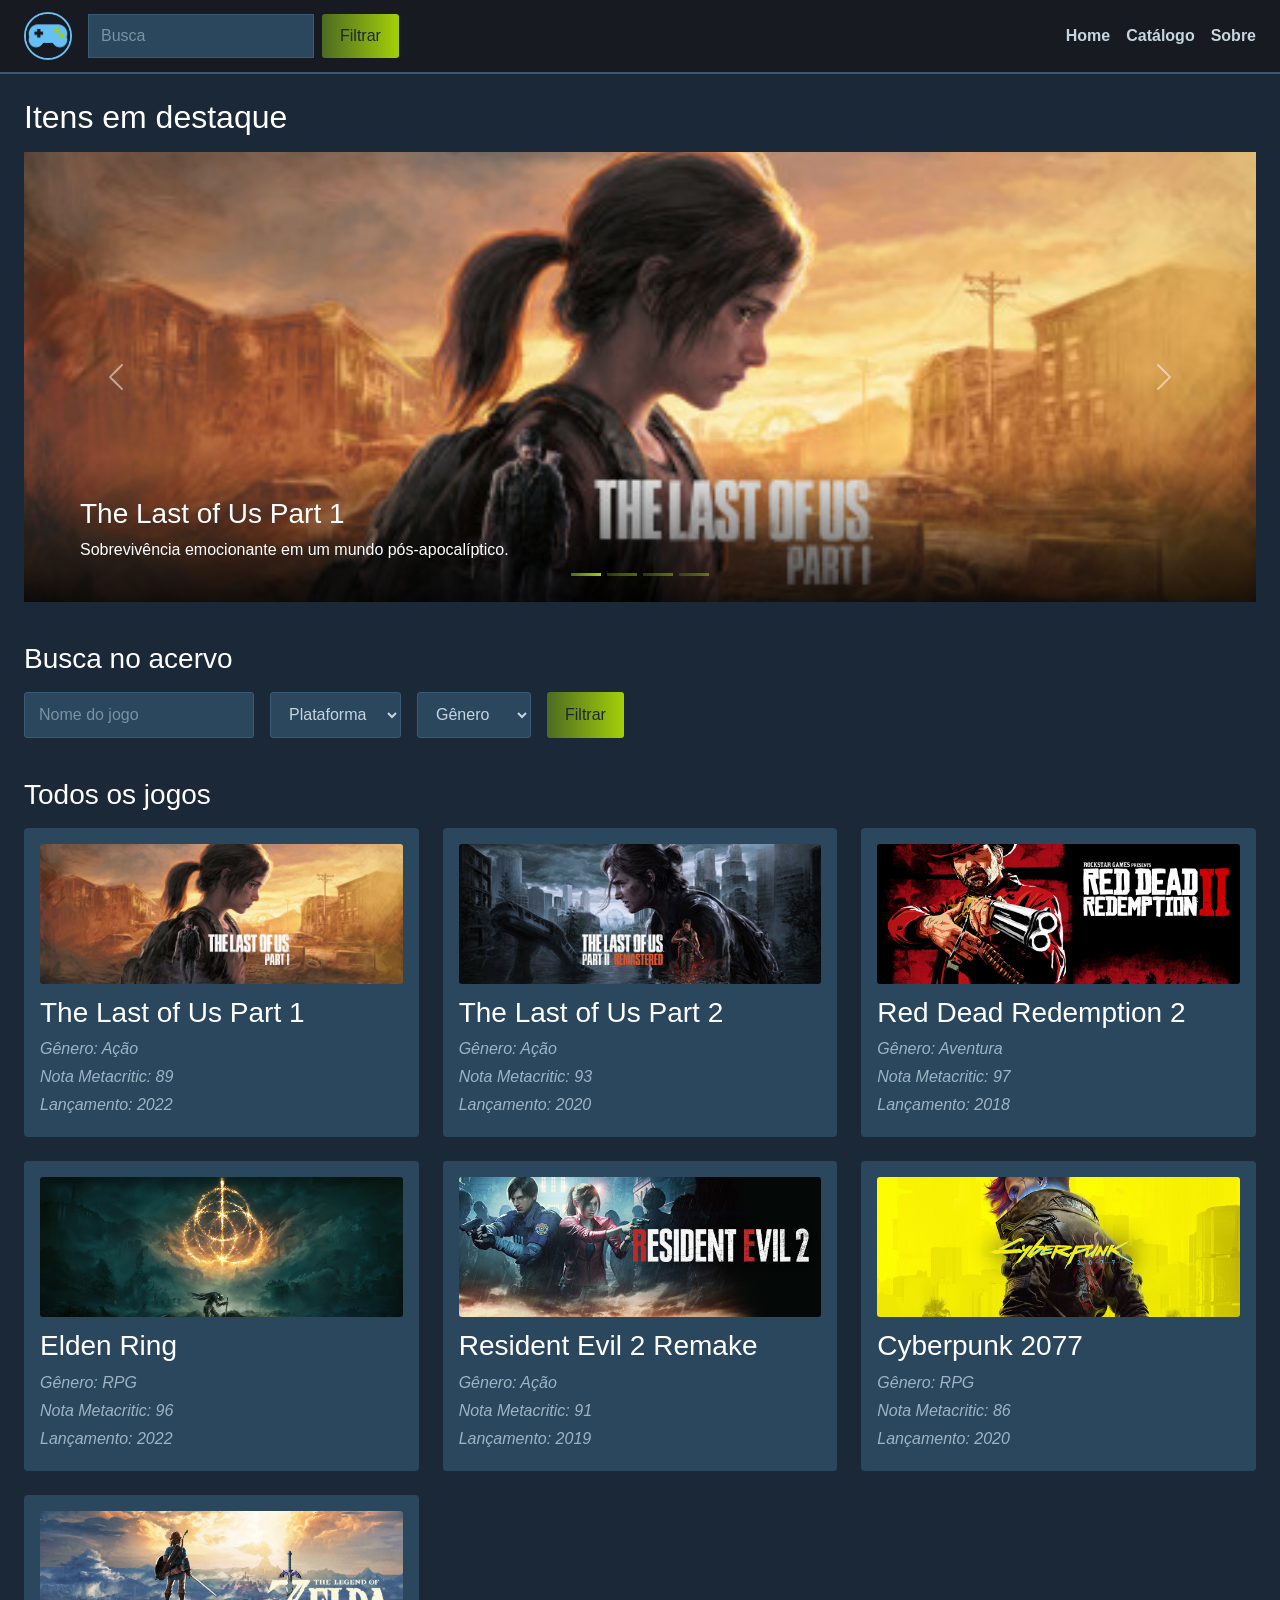
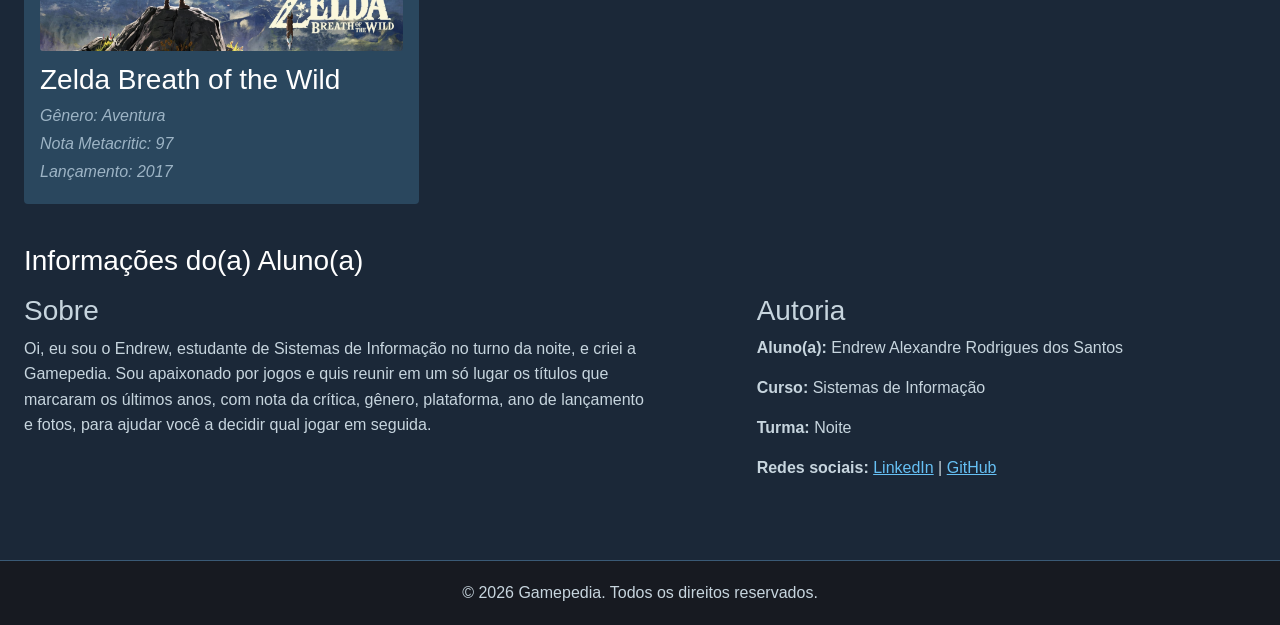
<file: index.html>
<!DOCTYPE html>
<html lang="pt-br">
<head>
    <meta charset="UTF-8">
    <meta name="viewport" content="width=device-width, initial-scale=1.0">
    <title>Gamepedia - Enciclopédia de Jogos</title>
    <link href="https://cdn.jsdelivr.net/npm/bootstrap@5.3.3/dist/css/bootstrap.min.css" rel="stylesheet">
    <link rel="stylesheet" href="assets/css/styles.css">
</head>
<body>

   <header class="header d-flex flex-column flex-md-row justify-content-md-between align-items-stretch align-items-md-center gap-3 gap-md-0">
      <div class="header_brand d-flex flex-column flex-md-row align-items-stretch align-items-md-center gap-3">
         <a href="index.html" class="align-self-start align-self-md-auto"><img src="assets/img/logo.png" class="header_logo" alt="Logo da Gamepedia"></a>
         <form class="header_busca d-flex gap-2" id="form-busca">
             <input type="text" class="flex-fill" placeholder="Busca" id="busca">
             <button type="submit">Filtrar</button>
         </form>
      </div>
      <nav class="header_menu">
         <ul class="list-unstyled mb-0 d-flex justify-content-between justify-content-md-start gap-2 gap-md-3">
            <li><a href="#destaque">Home</a></li>
            <li><a href="#catalogo">Catálogo</a></li>
            <li><a href="#sobre">Sobre</a></li>
         </ul>
      </nav>
   </header>

   <main class="main">

    <section class="destaque" id="destaque">
        <h1>Itens em destaque</h1>
        <div id="slider" class="carousel slide" data-bs-ride="carousel">
            <div class="carousel-indicators" id="slider-botoes"></div>
            <div class="carousel-inner" id="slider-itens"></div>
            <button class="carousel-control-prev" type="button" data-bs-target="#slider" data-bs-slide="prev"><span class="carousel-control-prev-icon"></span></button>
            <button class="carousel-control-next" type="button" data-bs-target="#slider" data-bs-slide="next"><span class="carousel-control-next-icon"></span></button>
        </div>
    </section>

    <section class="busca-acervo">
        <h2>Busca no acervo</h2>
        <form class="form_busca d-flex flex-column flex-md-row flex-md-wrap gap-3" id="form-acervo">
            <input type="text" placeholder="Nome do jogo" id="nome">
            <select id="plataforma">
                <option value="">Plataforma</option>
                <option>PC</option>
                <option>PlayStation</option>
                <option>Xbox</option>
                <option>Nintendo</option>
            </select>
            <select id="genero">
                <option value="">Gênero</option>
                <option>Ação</option>
                <option>Aventura</option>
                <option>RPG</option>
            </select>
            <button type="submit">Filtrar</button>
        </form>
    </section>

    <section class="catalogo" id="catalogo">
        <h2>Todos os jogos</h2>
        <div class="row g-4" id="lista-jogos"></div>
    </section>

    <section class="sobre" id="sobre">
        <h2>Informações do(a) Aluno(a)</h2>
        <div class="row g-4">
            <div class="col-12 col-md-7">
                <h3>Sobre</h3>
                <p class="sobre_texto">
                    Oi, eu sou o Endrew, estudante de Sistemas de Informação no turno da noite, e criei a Gamepedia. Sou apaixonado por jogos e quis reunir em um só lugar os títulos que
                    marcaram os últimos anos, com nota da crítica, gênero, plataforma, ano de lançamento e fotos,
                    para ajudar você a decidir qual jogar em seguida.
                </p>
            </div>
            <div class="col-12 col-md-5">
                <h3>Autoria</h3>
                <p><strong>Aluno(a):</strong> Endrew Alexandre Rodrigues dos Santos</p>
                <p><strong>Curso:</strong> Sistemas de Informação</p>
                <p><strong>Turma:</strong> Noite</p>
                <p><strong>Redes sociais:</strong>
                    <a href="https://www.linkedin.com/in/endrew-alexandre-215148205" target="_blank">LinkedIn</a> |
                    <a href="https://github.com/sayo444" target="_blank">GitHub</a></p>
            </div>
        </div>
    </section>

   </main>

   <footer class="footer text-center">
    <p class="mb-0">© 2026 Gamepedia. Todos os direitos reservados.</p>
   </footer>

   <script src="https://cdn.jsdelivr.net/npm/bootstrap@5.3.3/dist/js/bootstrap.bundle.min.js"></script>
   <script src="assets/js/app.js"></script>
</body>
</html>
</file>
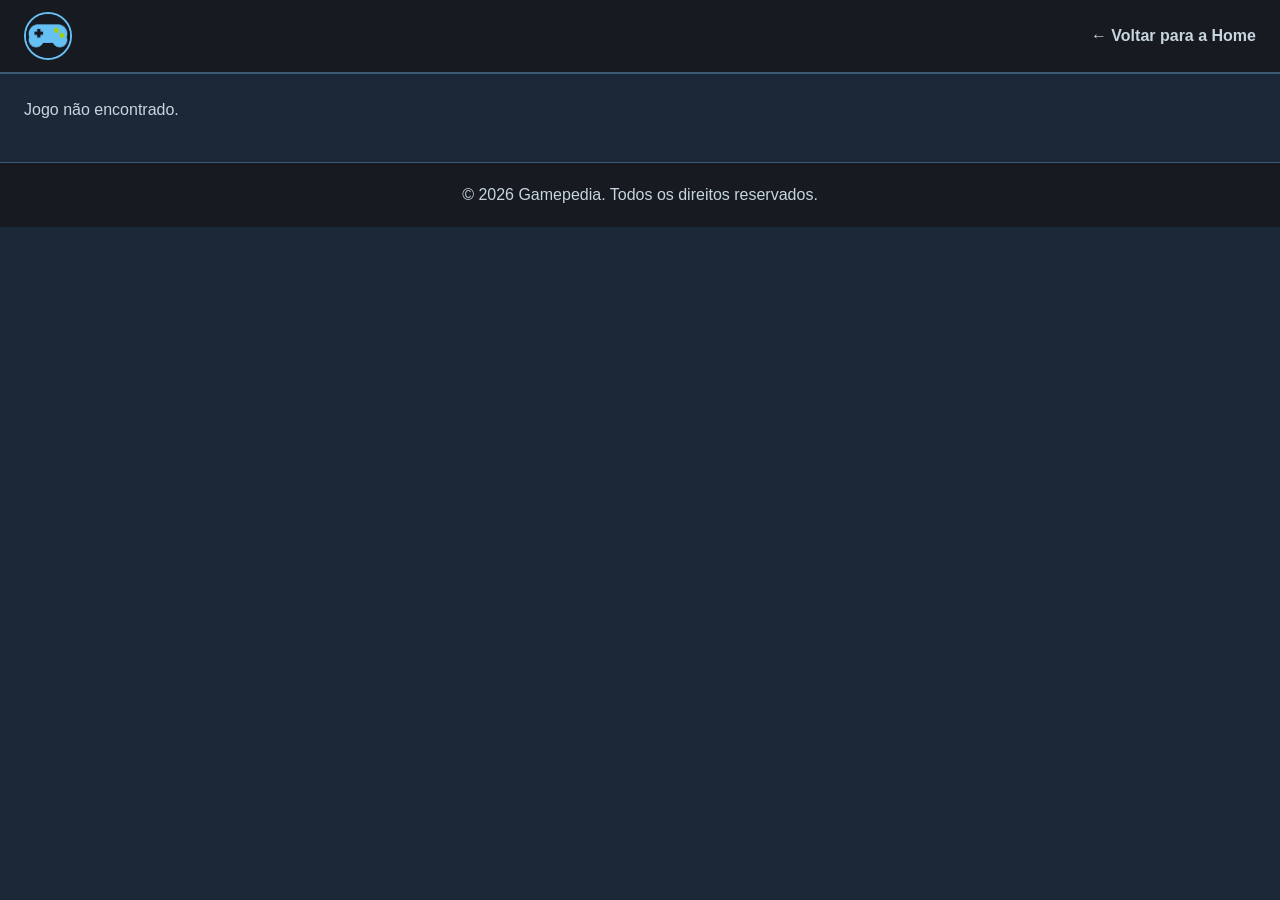
<file: detalhe.html>
<!DOCTYPE html>
<html lang="pt-br">
<head>
    <meta charset="UTF-8">
    <meta name="viewport" content="width=device-width, initial-scale=1.0">
    <title>Detalhes - Gamepedia</title>
    <link href="https://cdn.jsdelivr.net/npm/bootstrap@5.3.3/dist/css/bootstrap.min.css" rel="stylesheet">
    <link rel="stylesheet" href="assets/css/styles.css">
</head>
<body>

   <header class="header d-flex justify-content-between align-items-center">
      <a href="index.html"><img src="assets/img/logo.png" class="header_logo" alt="Logo da Gamepedia"></a>
      <nav class="header_menu"><a href="index.html">← Voltar para a Home</a></nav>
   </header>

   <main class="main" id="detalhe"></main>

   <footer class="footer text-center">
    <p class="mb-0">© 2026 Gamepedia. Todos os direitos reservados.</p>
   </footer>

   <script src="assets/js/app.js"></script>
</body>
</html>
</file>
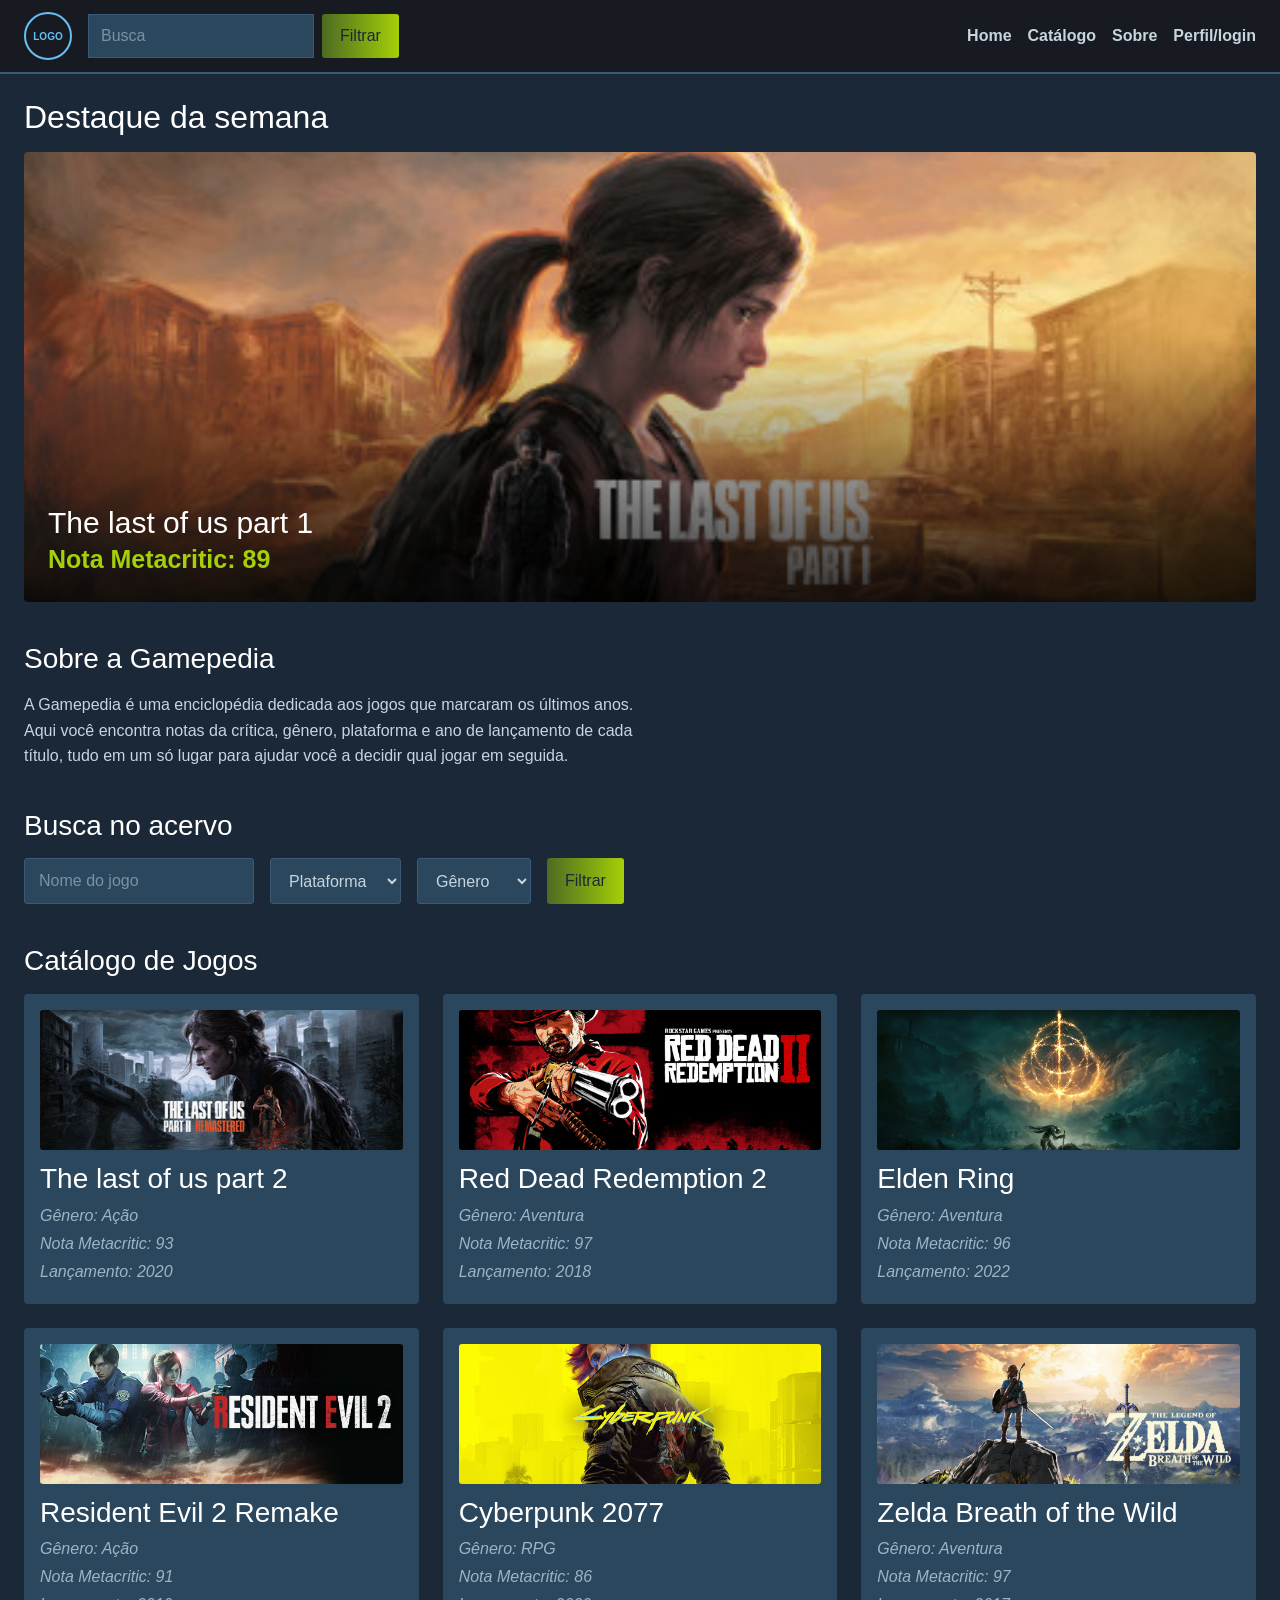
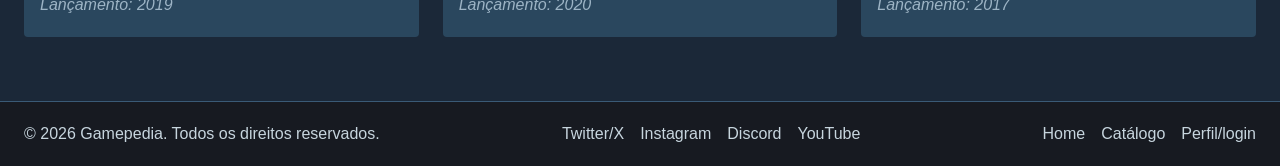
<file: index (1).html>
<!DOCTYPE html>
<html lang="pt-br">
<head>
    <meta charset="UTF-8">
    <meta name="viewport" content="width=device-width, initial-scale=1.0">
    <title>Gamepedia - Enciclopédia de Jogos</title>
    <link href="https://cdn.jsdelivr.net/npm/bootstrap@5.3.3/dist/css/bootstrap.min.css" rel="stylesheet">
    <link rel="stylesheet" href="styles.css">
</head>
<body>

   <header class="header d-flex flex-column flex-md-row justify-content-md-between align-items-stretch align-items-md-center gap-3 gap-md-0">
      <div class="header_brand d-flex flex-column flex-md-row align-items-stretch align-items-md-center gap-3">
         <div class="header_logo d-flex justify-content-center align-items-center align-self-start align-self-md-auto">LOGO</div>
         <form class="header_busca d-flex gap-2" action="#" method="get">
             <input type="text" class="flex-fill" placeholder="Busca" name="busca-rapida">
             <button type="submit">Filtrar</button>
         </form>
      </div>

      <nav class="header_menu">
         <ul class="list-unstyled mb-0 d-flex justify-content-between justify-content-md-start gap-2 gap-md-3">
            <li><a href="#destaque">Home</a></li>
            <li><a href="#catalogo">Catálogo</a></li>
            <li><a href="#sobre">Sobre</a></li>
            <li><a href="#perfil">Perfil/login</a></li>
         </ul>
       </nav>
   </header>

   <main class="main">

    <section class="destaque" id="destaque">
        <h1>Destaque da semana</h1>
        <article class="destaque_card">
            <div class="destaque_info d-flex flex-column align-items-start">
                <h2 class="destaque_titulo">The last of us part 1</h2>
                <p class="destaque_nota">Nota Metacritic: 89</p>
            </div>
            <img src="imagens/the last of us part 1.jpg" alt="Capa do jogo The last of us part 1">
        </article>
    </section>

    <section class="sobre" id="sobre">
        <h2>Sobre a Gamepedia</h2>
        <p class="sobre_texto">
            A Gamepedia é uma enciclopédia dedicada aos jogos que marcaram os últimos anos.
            Aqui você encontra notas da crítica, gênero, plataforma e ano de lançamento de cada título,
            tudo em um só lugar para ajudar você a decidir qual jogar em seguida.
        </p>
    </section>

    <section class="busca-acervo">
        <h2>Busca no acervo</h2>
        <form class="form_busca d-flex flex-column flex-md-row flex-md-wrap gap-3" action="#" method="get">
            <input type="text" placeholder="Nome do jogo" name="nome-jogo">

            <select name="plataforma">
                <option value="">Plataforma</option>
                <option value="pc">PC</option>
                <option value="playstation">PlayStation</option>
                <option value="xbox">Xbox</option>
                <option value="nintendo">Nintendo</option>
            </select>

            <select name="genero">
                <option value="">Gênero</option>
                <option value="acao">Ação</option>
                <option value="aventura">Aventura</option>
                <option value="rpg">RPG</option>
            </select>

            <button type="submit">Filtrar</button>
        </form>
    </section>

    <section class="catalogo" id="catalogo">
        <h2>Catálogo de Jogos</h2>

        <!-- 3 colunas (desktop), 2 (tablet), 1 (mobile) -->
        <div class="row g-4">

            <div class="col-12 col-md-6 col-lg-4">
                <article class="catalogo_card h-100">
                    <img src="imagens/the last of us part 2.jpg" alt="Capa do jogo The last of us part 2">
                    <h3>The last of us part 2</h3>
                    <p>Gênero: Ação</p>
                    <p>Nota Metacritic: 93</p>
                    <p>Lançamento: 2020</p>
                </article>
            </div>

            <div class="col-12 col-md-6 col-lg-4">
                <article class="catalogo_card h-100">
                    <img src="imagens/red dead redemption 2.jpg" alt="Capa do jogo Red Dead Redemption 2">
                    <h3>Red Dead Redemption 2</h3>
                    <p>Gênero: Aventura</p>
                    <p>Nota Metacritic: 97</p>
                    <p>Lançamento: 2018</p>
                </article>
            </div>

            <div class="col-12 col-md-6 col-lg-4">
                <article class="catalogo_card h-100">
                    <img src="imagens/elden ring.jpg" alt="Capa do jogo Elden Ring">
                    <h3>Elden Ring</h3>
                    <p>Gênero: Aventura</p>
                    <p>Nota Metacritic: 96</p>
                    <p>Lançamento: 2022</p>
                </article>
            </div>

            <div class="col-12 col-md-6 col-lg-4">
                <article class="catalogo_card h-100">
                    <img src="imagens/resident evil 2 remake.jpg" alt="Capa do jogo Resident Evil 2 Remake">
                    <h3>Resident Evil 2 Remake</h3>
                    <p>Gênero: Ação</p>
                    <p>Nota Metacritic: 91</p>
                    <p>Lançamento: 2019</p>
                </article>
            </div>

            <div class="col-12 col-md-6 col-lg-4">
                <article class="catalogo_card h-100">
                    <img src="imagens/cyberpunk 2077.jpg" alt="Capa do jogo Cyberpunk 2077">
                    <h3>Cyberpunk 2077</h3>
                    <p>Gênero: RPG</p>
                    <p>Nota Metacritic: 86</p>
                    <p>Lançamento: 2020</p>
                </article>
            </div>

            <div class="col-12 col-md-6 col-lg-4">
                <article class="catalogo_card h-100">
                    <img src="imagens/zelda breath of the wild.jpg" alt="Capa do jogo Zelda Breath of the Wild">
                    <h3>Zelda Breath of the Wild</h3>
                    <p>Gênero: Aventura</p>
                    <p>Nota Metacritic: 97</p>
                    <p>Lançamento: 2017</p>
                </article>
            </div>

        </div>
    </section>

   </main>

   <footer class="footer d-flex flex-column flex-md-row flex-md-wrap justify-content-md-between align-items-center text-center text-md-start gap-3" id="rodape">
    <p class="mb-0">© 2026 Gamepedia. Todos os direitos reservados.</p>

    <ul class="footer_social list-unstyled mb-0 d-flex justify-content-center gap-3">
        <li><a href="#" aria-label="Gamepedia no Twitter/X">Twitter/X</a></li>
        <li><a href="#" aria-label="Gamepedia no Instagram">Instagram</a></li>
        <li><a href="#" aria-label="Gamepedia no Discord">Discord</a></li>
        <li><a href="#" aria-label="Gamepedia no YouTube">YouTube</a></li>
    </ul>

    <nav class="footer_menu">
        <ul class="list-unstyled mb-0 d-flex justify-content-center gap-3">
            <li><a href="#destaque">Home</a></li>
            <li><a href="#catalogo">Catálogo</a></li>
            <li><a href="#perfil">Perfil/login</a></li>
        </ul>
    </nav>
   </footer>

   <script src="https://cdn.jsdelivr.net/npm/bootstrap@5.3.3/dist/js/bootstrap.bundle.min.js"></script>
</body>
</html>
</file>
<file: assets/css/styles.css>
*{
    box-sizing: border-box;
    margin: 0;
    padding: 0;
    font-family: "Segoe ui", Arial,sans-serif;
}

body {
    color: #c7d5de;
    background-color: #1b2838;
}

/* Header */

.header {
    padding: 12px 24px;
    border-bottom: 2px solid #3a5a76;

    position: sticky;
    top: 0;
    background-color: #171a21;
    z-index: 10;
}

.header_logo{
    width: 48px;
    height: 48px;
    border: 2px solid #66c0f4;
    border-radius: 50%;

    font-size: 10px;
    font-weight: bold;
    color: #66c0f4;
}

.header_busca input{
    padding: 8px 12px;
    border: 1px solid #3a5a76;
    background-color: #2a475e;
    color: #c7d5de;
}

.header_busca input::placeholder{
    color: #7a92a3;
}

.header_menu a{
    text-decoration: none;
    color: #c7d5de;
    font-weight: bold;
    transition: color 0.15s ease;
}

.header_menu a:hover{
    color: #66c0f4;
}

/* Botões */

button{
    padding: 10px 18px;
    border: none;
    border-radius: 3px;
    background: linear-gradient(to right, #4c6b22, #a4d007);
    color: #1b2838;
    cursor: pointer;
    transition: filter 0.15s ease;
}

button:hover{
    filter: brightness(1.1);
}

/* Main / section */

.main{
    padding: 24px;
}

.main > .section h2{
    font-size: 28px;
    margin-bottom: 16px;
    color: #ffffff;
}

section{
    margin-bottom: 40px;
}

section h2{
    font-size: 28px;
    margin-bottom: 16px;
    color: #ffffff;
}

/* Destaque da semana */

.destaque h1{
    font-size: 32px;
    margin-bottom: 16px;
    color: #ffffff;
}

.destaque_card{
    position: relative;
    overflow: hidden;
    border-radius: 4px;
}

.destaque_titulo{
    font-size: 30px;
    margin: 0;
    padding: 0;
}

.destaque_nota{
    font-size: 25px;
    margin: 0;
    padding: 0;
    color: #a4d007;
    font-weight: bold;
}

/* Imagem responsiva */

.destaque_card img{
    display: block;
    width: 100%;
    height: auto;
    max-height: 450px;
    object-fit: cover;
    object-position: center 25%;
}

.destaque_card::after{
    content: "";
    position: absolute;
    inset: 0;
    background: linear-gradient(to top, rgba(0,0,0,0.8), rgba(0,0,0,0) 60%);
    z-index: 1;
}

.destaque_info{
    position: absolute;
    bottom: 24px;
    left: 24px;
    z-index: 2;
    color: #ffffff;
}

/* Sobre / texto introdutório */

.sobre_texto{
    max-width: 70ch;
    line-height: 1.6;
    color: #c7d5de;
}

/* buscar no acervo */

.form_busca input,
.form_busca select{
    padding: 10px 14px;
    border: 1px solid #3a5a76;
    background-color: #2a475e;
    color: #c7d5de;
    border-radius: 3px;
}

.form_busca input::placeholder{
    color: #7a92a3;
}

/* Catalogo de jogos */

.catalogo_card{
    background-color: #2a475e;
    padding: 16px;
    border-radius: 4px;
    transition: background-color 0.15s ease;
}

.catalogo_card img{
    width: 100%;
    height: 140px;
    object-fit: cover;
    border-radius: 3px;
    margin-bottom: 12px;
}

.catalogo_card h3{
    margin-bottom: 8px;
    color:#ffffff;
}

.catalogo_card p{
    margin-bottom: 4px;
    color: #9db4c5;
    font-style: italic;
}

.catalogo .catalogo_card:hover{
    background-color: #3a5a76;
}

/* footer */

.footer{
    padding: 20px 24px;
    border-top: 1px solid #3a5a76;
    background-color: #171a21;
}

.footer_social a{
    text-decoration: none;
    color: #c7d5de;
}

.footer_social a:hover{
    color: #66c0f4;
}

.footer_menu a{
    text-decoration: none;
    color: #c7d5de;
}

.footer_menu a:hover{
    color: #66c0f4;
}

/* ===== NOVO: slider, links e detalhes ===== */

#slider img{
    height: 450px;
    object-fit: cover;
    object-position: center 25%;
}

#slider .carousel-caption{
    left: 0;
    right: 0;
    bottom: 0;
    padding: 40px 56px 24px;
    text-align: left;
    background: linear-gradient(to top, rgba(0,0,0,0.8), rgba(0,0,0,0));
}

.catalogo_card a{
    color: #ffffff;
    text-decoration: none;
}

.sobre a{
    color: #66c0f4;
}

.foto{
    width: 100%;
    aspect-ratio: 16 / 9;
    object-fit: cover;
    border-radius: 4px;
}

#detalhe h1, #detalhe h2{
    color: #ffffff;
    margin-bottom: 16px;
}

/* Celular */
@media (max-width: 768px){
    #slider img{ height: 250px; }
    #slider .carousel-caption{ padding: 20px 16px 30px; }
    #slider .carousel-caption p{ display: none; }
}
</file>
<file: styles.css>
*{
    box-sizing: border-box;
    margin: 0;
    padding: 0;
    font-family: "Segoe ui", Arial,sans-serif;
}

body {
    color: #c7d5de;
    background-color: #1b2838;
}

/* Header */

.header {
    padding: 12px 24px;
    border-bottom: 2px solid #3a5a76;

    position: sticky;
    top: 0;
    background-color: #171a21;
    z-index: 10;
}

.header_logo{
    width: 48px;
    height: 48px;
    border: 2px solid #66c0f4;
    border-radius: 50%;

    font-size: 10px;
    font-weight: bold;
    color: #66c0f4;
}

.header_busca input{
    padding: 8px 12px;
    border: 1px solid #3a5a76;
    background-color: #2a475e;
    color: #c7d5de;
}

.header_busca input::placeholder{
    color: #7a92a3;
}

.header_menu a{
    text-decoration: none;
    color: #c7d5de;
    font-weight: bold;
    transition: color 0.15s ease;
}

.header_menu a:hover{
    color: #66c0f4;
}

/* Botões */

button{
    padding: 10px 18px;
    border: none;
    border-radius: 3px;
    background: linear-gradient(to right, #4c6b22, #a4d007);
    color: #1b2838;
    cursor: pointer;
    transition: filter 0.15s ease;
}

button:hover{
    filter: brightness(1.1);
}

/* Main / section */

.main{
    padding: 24px;
}

.main > .section h2{
    font-size: 28px;
    margin-bottom: 16px;
    color: #ffffff;
}

section{
    margin-bottom: 40px;
}

section h2{
    font-size: 28px;
    margin-bottom: 16px;
    color: #ffffff;
}

/* Destaque da semana */

.destaque h1{
    font-size: 32px;
    margin-bottom: 16px;
    color: #ffffff;
}

.destaque_card{
    position: relative;
    overflow: hidden;
    border-radius: 4px;
}

.destaque_titulo{
    font-size: 30px;
    margin: 0;
    padding: 0;
}

.destaque_nota{
    font-size: 25px;
    margin: 0;
    padding: 0;
    color: #a4d007;
    font-weight: bold;
}

/* Imagem responsiva: acompanha a largura da tela mantendo a proporção.
   No desktop, max-height limita a altura e o cover recorta só o excesso. */
.destaque_card img{
    display: block;
    width: 100%;
    height: auto;
    max-height: 450px;
    object-fit: cover;
    object-position: center 25%;
}

.destaque_card::after{
    content: "";
    position: absolute;
    inset: 0;
    background: linear-gradient(to top, rgba(0,0,0,0.8), rgba(0,0,0,0) 60%);
    z-index: 1;
}

.destaque_info{
    position: absolute;
    bottom: 24px;
    left: 24px;
    z-index: 2;
    color: #ffffff;
}

/* Sobre / texto introdutório */

.sobre_texto{
    max-width: 70ch;
    line-height: 1.6;
    color: #c7d5de;
}

/* buscar no acervo */

.form_busca input,
.form_busca select{
    padding: 10px 14px;
    border: 1px solid #3a5a76;
    background-color: #2a475e;
    color: #c7d5de;
    border-radius: 3px;
}

.form_busca input::placeholder{
    color: #7a92a3;
}

/* Catalogo de jogos */

.catalogo_card{
    background-color: #2a475e;
    padding: 16px;
    border-radius: 4px;
    transition: background-color 0.15s ease;
}

.catalogo_card img{
    width: 100%;
    height: 140px;
    object-fit: cover;
    border-radius: 3px;
    margin-bottom: 12px;
}

.catalogo_card h3{
    margin-bottom: 8px;
    color:#ffffff;
}

.catalogo_card p{
    margin-bottom: 4px;
    color: #9db4c5;
    font-style: italic;
}

.catalogo .catalogo_card:hover{
    background-color: #3a5a76;
}

/* footer */

.footer{
    padding: 20px 24px;
    border-top: 1px solid #3a5a76;
    background-color: #171a21;
}

.footer_social a{
    text-decoration: none;
    color: #c7d5de;
}

.footer_social a:hover{
    color: #66c0f4;
}

.footer_menu a{
    text-decoration: none;
    color: #c7d5de;
}

.footer_menu a:hover{
    color: #66c0f4;
}
</file>
